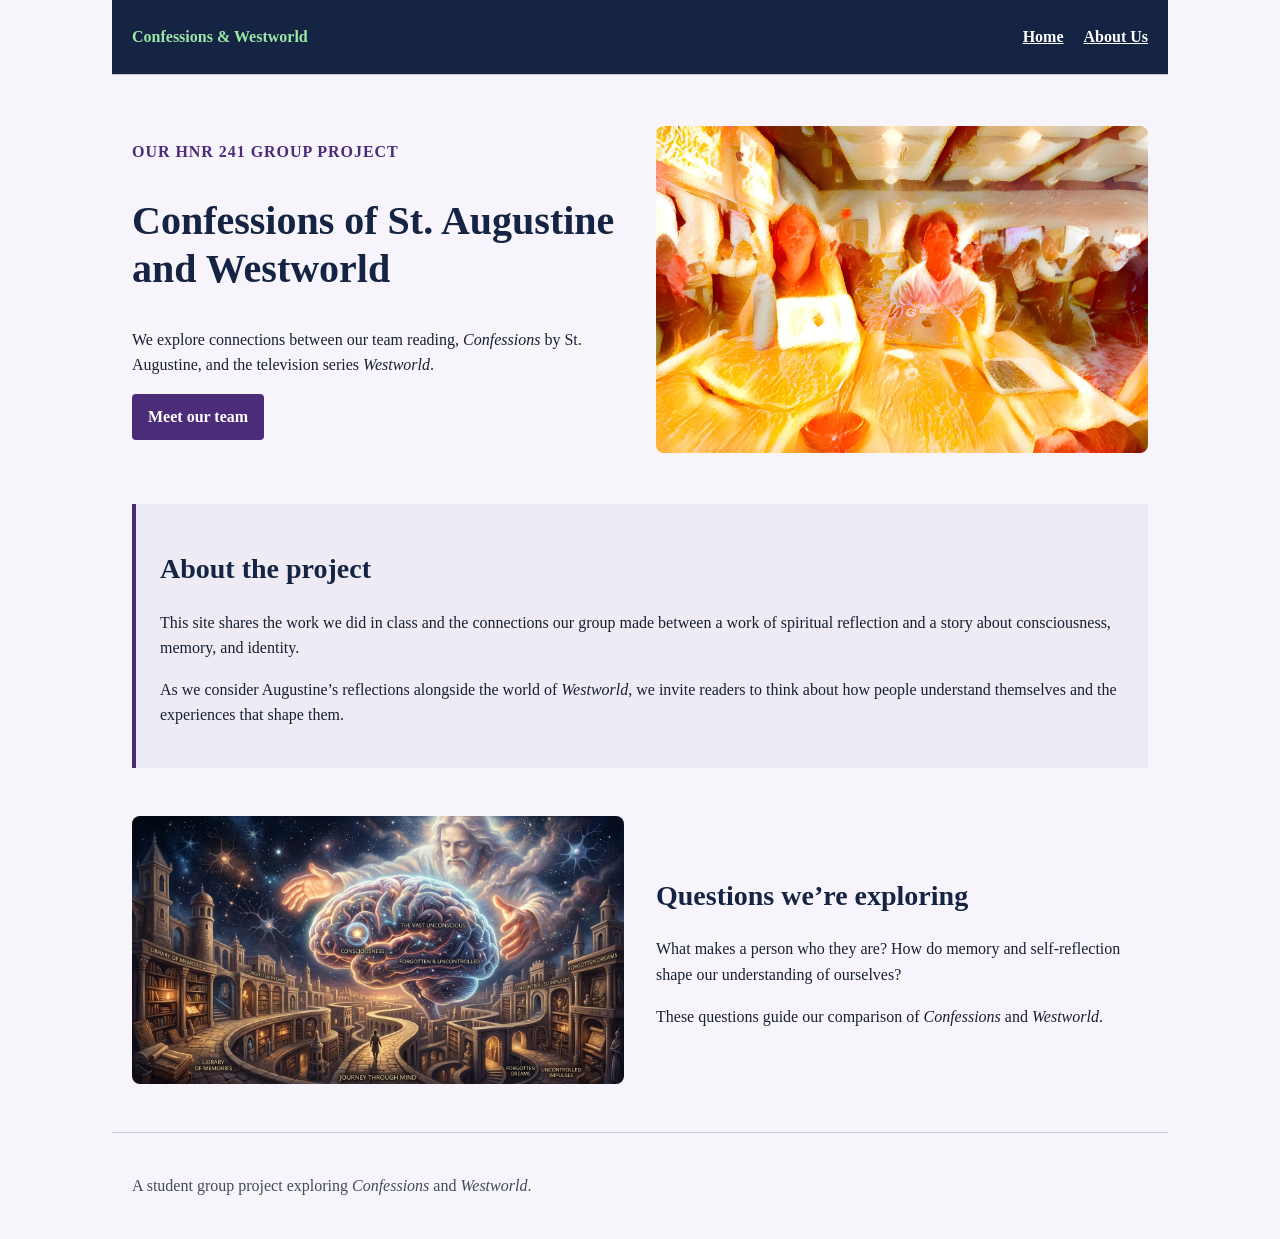
<file: index.html>
<!DOCTYPE html>
<html lang="en">
<head>
  <meta charset="utf-8">
  <meta name="viewport" content="width=device-width, initial-scale=1">
  <title>Confessions and Westworld | Our Group Project</title>
  <link rel="stylesheet" href="styles.css">
</head>
<body>
  <a class="skip-link" href="#main">Skip to main content</a>

  <header class="site-header">
    <p class="site-title"><a href="index.html">Confessions &amp; Westworld</a></p>
    <nav aria-label="Main">
      <ul>
        <li><a href="index.html" aria-current="page">Home</a></li>
        <li><a href="about.html">About Us</a></li>
      </ul>
    </nav>
  </header>

  <main id="main">
    <section class="hero" aria-labelledby="page-title">
      <div>
        <p class="eyebrow">Our HNR 241 group project</p>
        <h1 id="page-title">Confessions of St. Augustine and Westworld</h1>
        <p>We explore connections between our team reading, <cite>Confessions</cite> by St. Augustine, and the television series <cite>Westworld</cite>.</p>
        <p><a class="button-link" href="about.html">Meet our team</a></p>
      </div>
      <img src="images/Team_Dream_Image" alt="Team dream image from our project assets">
    </section>

    <section class="content-section" aria-labelledby="project-title">
      <h2 id="project-title">About the project</h2>
      <p>This site shares the work we did in class and the connections our group made between a work of spiritual reflection and a story about consciousness, memory, and identity.</p>
      <p>As we consider Augustine’s reflections alongside the world of <cite>Westworld</cite>, we invite readers to think about how people understand themselves and the experiences that shape them.</p>
    </section>

    <section class="feature-section" aria-labelledby="questions-title">
      <img src="images/Conscious_Dream_Image" alt="Conscious dream image from our project assets">
      <div>
        <h2 id="questions-title">Questions we’re exploring</h2>
        <p>What makes a person who they are? How do memory and self-reflection shape our understanding of ourselves?</p>
        <p>These questions guide our comparison of <cite>Confessions</cite> and <cite>Westworld</cite>.</p>
      </div>
    </section>
  </main>

  <footer class="site-footer">
    <p>A student group project exploring <cite>Confessions</cite> and <cite>Westworld</cite>.</p>
  </footer>
</body>
</html>
</file>
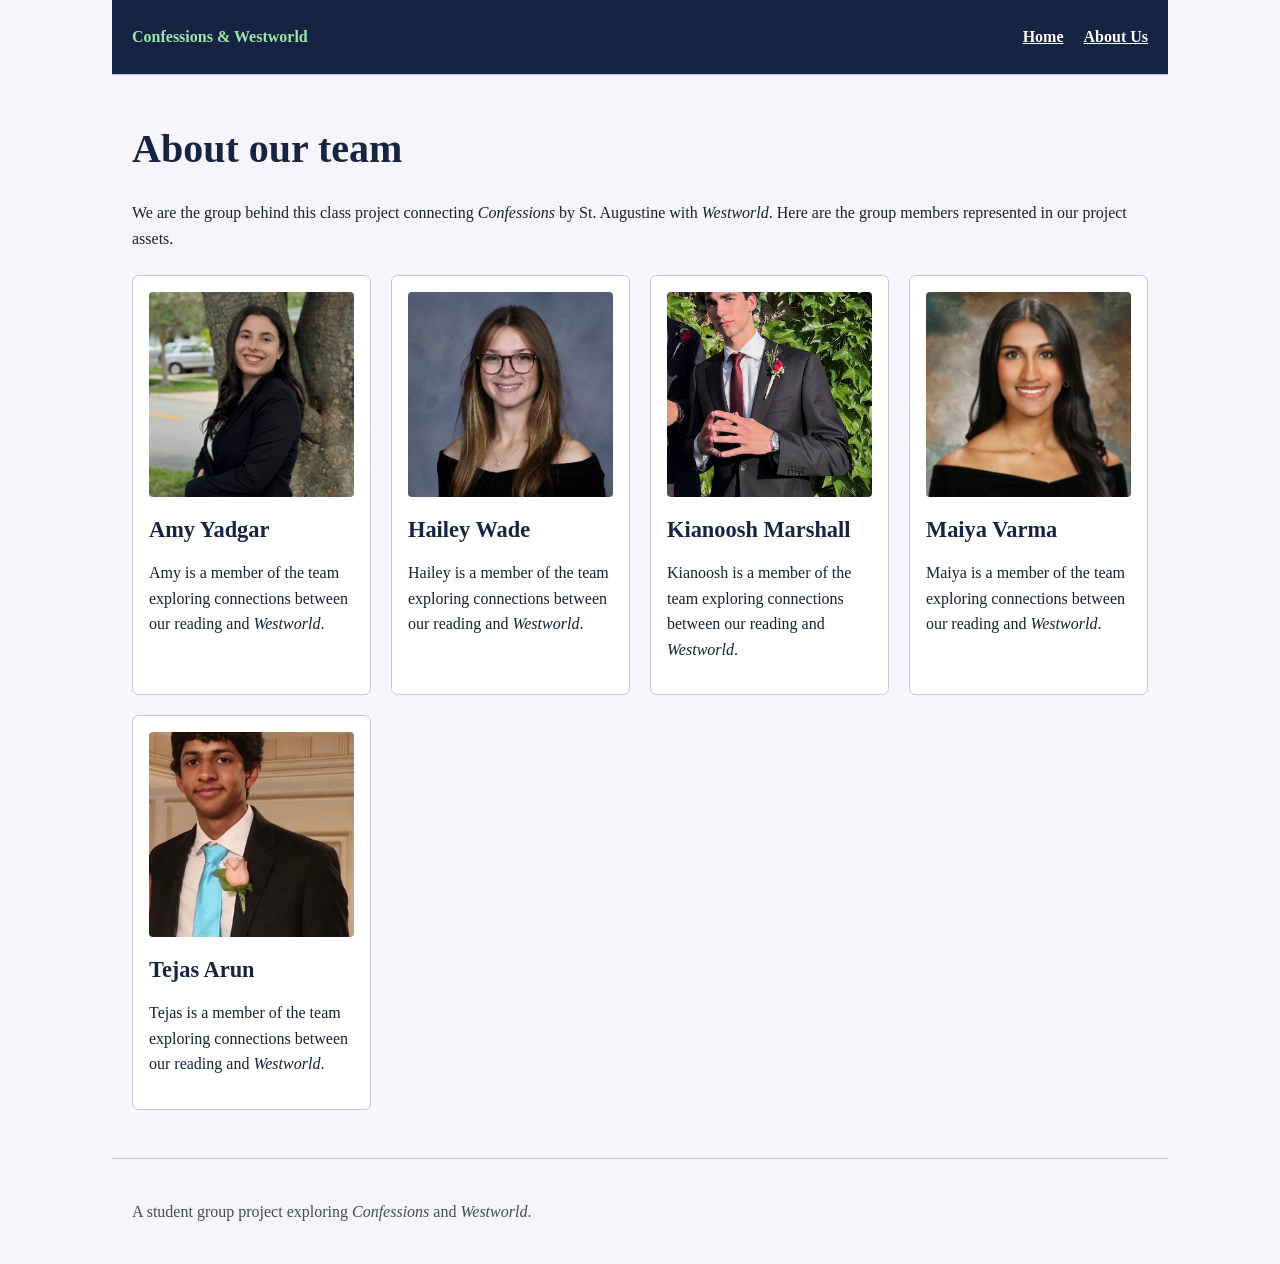
<file: about.html>
<!DOCTYPE html>
<html lang="en">
<head>
  <meta charset="utf-8">
  <meta name="viewport" content="width=device-width, initial-scale=1">
  <title>About Us | Confessions and Westworld</title>
  <link rel="stylesheet" href="styles.css">
</head>
<body>
  <a class="skip-link" href="#main">Skip to main content</a>

  <header class="site-header">
    <p class="site-title"><a href="index.html">Confessions &amp; Westworld</a></p>
    <nav aria-label="Main">
      <ul>
        <li><a href="index.html">Home</a></li>
        <li><a href="about.html" aria-current="page">About Us</a></li>
      </ul>
    </nav>
  </header>

  <main id="main">
    <h1>About our team</h1>
    <p>We are the group behind this class project connecting <cite>Confessions</cite> by St. Augustine with <cite>Westworld</cite>. Here are the group members represented in our project assets.</p>

    <section class="team-grid" aria-label="Group members">
      <article class="team-card">
        <img src="images/Amy_Yadgar" alt="Photo of Amy Yadgar">
        <h2>Amy Yadgar</h2>
        <p>Amy is a member of the team exploring connections between our reading and <cite>Westworld</cite>.</p>
      </article>
      <article class="team-card">
        <img src="images/Hailey_Wade" alt="Photo of Hailey Wade">
        <h2>Hailey Wade</h2>
        <p>Hailey is a member of the team exploring connections between our reading and <cite>Westworld</cite>.</p>
      </article>
      <article class="team-card">
        <img src="images/Kianoosh_Marshall" alt="Photo of Kianoosh Marshall">
        <h2>Kianoosh Marshall</h2>
        <p>Kianoosh is a member of the team exploring connections between our reading and <cite>Westworld</cite>.</p>
      </article>
      <article class="team-card">
        <img src="images/Maiya_Varma" alt="Photo of Maiya Varma">
        <h2>Maiya Varma</h2>
        <p>Maiya is a member of the team exploring connections between our reading and <cite>Westworld</cite>.</p>
      </article>
      <article class="team-card">
        <img src="images/Tejas_Arun" alt="Photo of Tejas Arun">
        <h2>Tejas Arun</h2>
        <p>Tejas is a member of the team exploring connections between our reading and <cite>Westworld</cite>.</p>
      </article>
    </section>
  </main>

  <footer class="site-footer">
    <p>A student group project exploring <cite>Confessions</cite> and <cite>Westworld</cite>.</p>
  </footer>
</body>
</html>
</file>
<file: styles.css>
:root {
  --text: #172033;
  --muted: #414b5d;
  --background: #f7f5fb;
  --accent: #4c2b78;
  --navy: #162444;
  --border: #c9c5d4;
  --max-width: 66rem;
}

*,
*::before,
*::after {
  box-sizing: border-box;
}

body {
  margin: 0;
  font-family: "Times New Roman", Times, serif;
  font-size: 12pt;
  line-height: 1.6;
  color: var(--text);
  background: var(--background);
}

.site-header,
main,
.site-footer {
  max-width: var(--max-width);
  margin: 0 auto;
  padding: 1.5rem 1.25rem;
}

.site-header {
  display: flex;
  flex-wrap: wrap;
  align-items: baseline;
  justify-content: space-between;
  gap: 1rem;
  border-bottom: 1px solid var(--border);
  background: var(--navy);
  color: #fff;
}

.site-title {
  margin: 0;
  font-weight: 700;
}

.site-title a {
  color: #9be7a8;
  text-decoration: none;
}

nav ul {
  display: flex;
  flex-wrap: wrap;
  gap: 1.25rem;
  margin: 0;
  padding: 0;
  list-style: none;
}

nav a {
  color: #fff;
  font-weight: 700;
}

a {
  color: var(--accent);
}

a:focus-visible {
  outline: 3px solid #a78ad1;
  outline-offset: 3px;
}

.site-header a:focus-visible {
  outline-color: #fff;
}

h1 {
  font-size: 2.5rem;
  line-height: 1.2;
  color: var(--navy);
}

h2 {
  color: var(--navy);
  font-size: 1.75rem;
  line-height: 1.25;
}

.hero,
.feature-section {
  display: grid;
  grid-template-columns: repeat(auto-fit, minmax(min(100%, 18rem), 1fr));
  align-items: center;
  gap: 2rem;
  padding: 1.5rem 0;
}

.hero img,
.feature-section img {
  display: block;
  width: 100%;
  border-radius: 0.5rem;
}

.eyebrow {
  color: var(--accent);
  font-weight: 700;
  text-transform: uppercase;
  letter-spacing: 0.06em;
}

.content-section {
  margin: 1.5rem 0;
  padding: 1.5rem;
  border-left: 0.3rem solid var(--accent);
  background: #eeebf5;
}

.button-link {
  display: inline-block;
  padding: 0.65rem 1rem;
  border-radius: 0.25rem;
  background: var(--accent);
  color: #fff;
  font-weight: 700;
  text-decoration: none;
}

.button-link:hover {
  background: var(--navy);
}

.team-grid {
  display: grid;
  grid-template-columns: repeat(auto-fit, minmax(13rem, 1fr));
  gap: 1.25rem;
  margin: 1.5rem 0;
}

.team-card {
  padding: 1rem;
  border: 1px solid var(--border);
  border-radius: 0.4rem;
  background: #fff;
}

.team-card img {
  display: block;
  width: 100%;
  aspect-ratio: 1;
  object-fit: cover;
  border-radius: 0.25rem;
}

.team-card h2 {
  margin-bottom: 0.4rem;
  font-size: 1.4rem;
}

img,
video {
  max-width: 100%;
  height: auto;
}

.site-footer {
  border-top: 1px solid var(--border);
  color: var(--muted);
  font-size: 1rem;
}

.skip-link {
  position: absolute;
  left: -999rem;
}

.skip-link:focus {
  left: 1rem;
  top: 1rem;
  padding: 0.5rem 0.75rem;
  background: var(--background);
}
</file>
